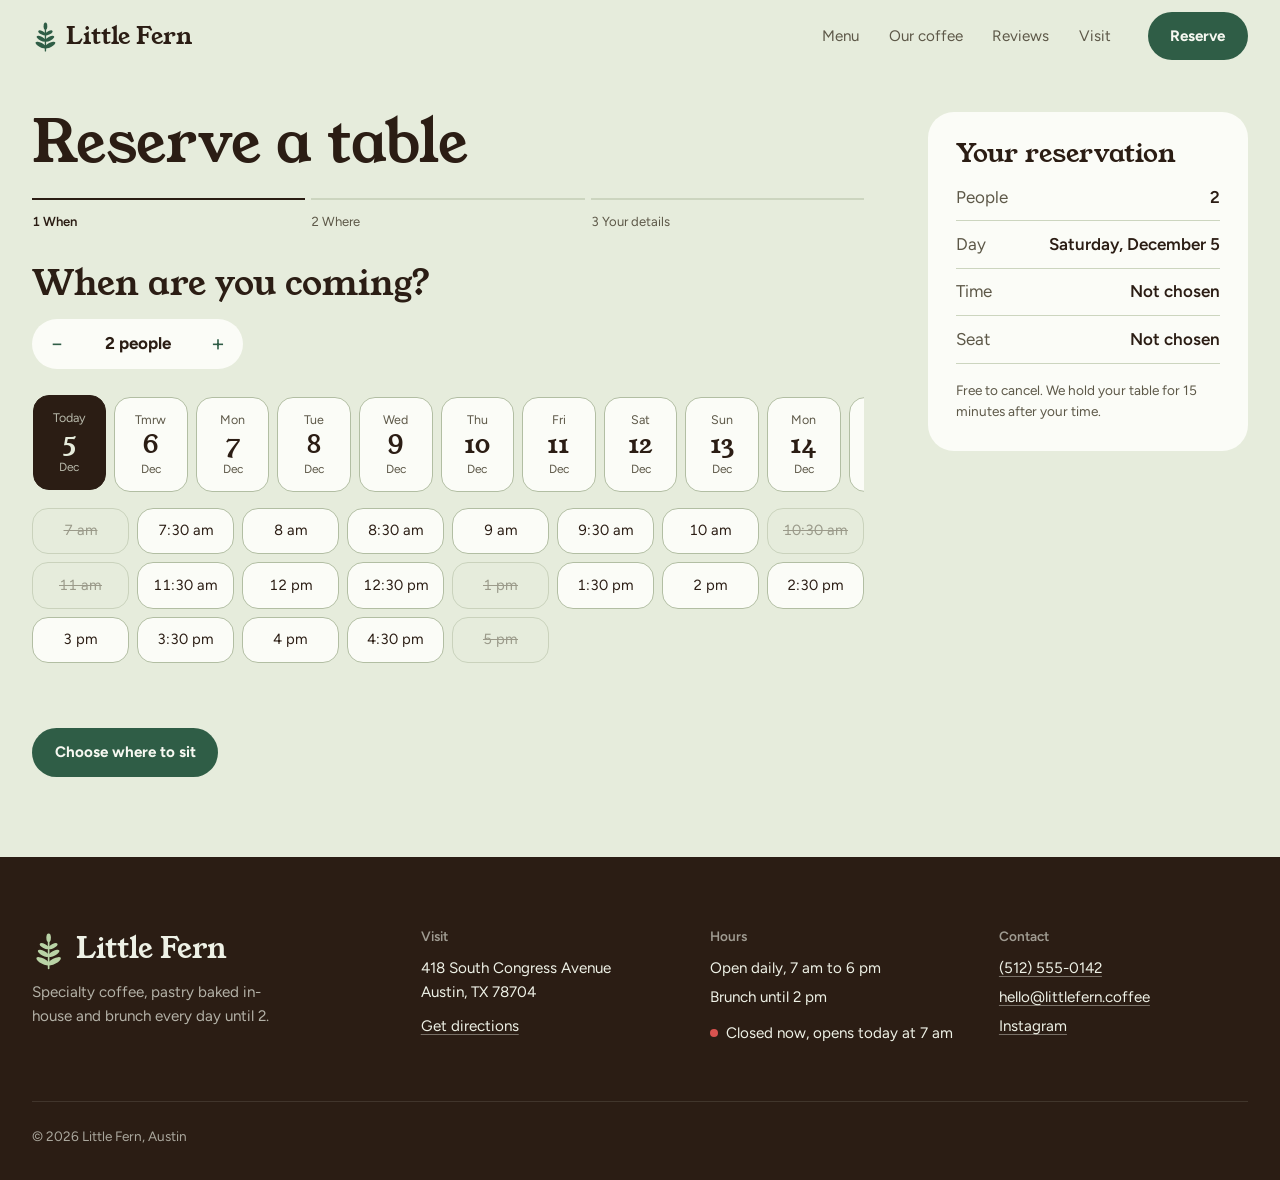
<file: book.html>
<!doctype html>
<html lang="en">
<head>
  <meta charset="utf-8">
  <meta name="viewport" content="width=device-width, initial-scale=1">
  <title>Reserve a table</title>
  <meta name="description" content="Reserve a table and choose where you sit: the patio, the window bar, the long table or the lounge corner.">
  <meta name="theme-color" content="#e4ebd8">
  <link rel="icon" href="favicon.svg" type="image/svg+xml">
  <link rel="preconnect" href="https://fonts.googleapis.com">
  <link rel="preconnect" href="https://fonts.gstatic.com" crossorigin>
  <link rel="stylesheet" href="https://fonts.googleapis.com/css2?family=Young+Serif&family=Figtree:wght@400;500;600;700&display=swap">
  <link rel="stylesheet" href="core.css">
  <link rel="stylesheet" href="theme.css">
  <script src="config.js" defer></script>
  <script src="core.js" defer></script>
  <script src="app.js" defer></script>
</head>
<body data-page="book">
<main id="main" class="wrap book-layout" data-wizard>
  <div class="book-main">
    <header class="page-head page-head-tight"><h1>Reserve a table</h1></header>
    <ol class="steps-nav" data-step-nav><li>When</li><li>Where</li><li>Your details</li></ol>

    <form id="booking" novalidate>
      <fieldset class="step" data-msg="Choose a day and a time.">
        <legend class="step-title">When are you coming?</legend>
        <div class="stepper">
          <button type="button" data-dec aria-label="One person fewer">−</button>
          <output data-party-out aria-live="polite">2 people</output>
          <button type="button" data-inc aria-label="One person more">+</button>
          <input type="hidden" name="party" value="2">
        </div>
        <div class="days" data-days></div>
        <div data-times></div>
        <p class="step-error" aria-live="polite"></p>
        <div class="step-actions"><button class="btn btn-primary" type="button" data-next>Choose where to sit</button></div>
      </fieldset>

      <fieldset class="step" hidden data-msg="Choose where you would like to sit.">
        <legend class="step-title">Where would you like to sit?</legend>
        <p class="step-lede">Places that are full at your time are switched off.</p>
        <div class="seat-opts" data-seat-opts></div>
        <p class="step-error" aria-live="polite"></p>
        <div class="step-actions">
          <button class="btn btn-primary" type="button" data-next>Add your details</button>
          <button class="btn btn-link" type="button" data-back>Back</button>
        </div>
      </fieldset>

      <fieldset class="step" hidden>
        <legend class="step-title">Who is the booking for?</legend>
        <div class="grid-2">
          <label class="field"><span>Name</span><input name="name" autocomplete="name" required minlength="2"></label>
          <label class="field"><span>Mobile number</span><input name="phone" type="tel" inputmode="tel" autocomplete="tel" required pattern="[\d+ \(\)\-]{10,}"></label>
        </div>
        <label class="field" style="margin-top:1rem"><span>Anything else? <small>(optional)</small></span><textarea name="notes" placeholder="A birthday, a stroller, a dog that likes the patio…"></textarea></label>
        <p class="step-error" aria-live="polite"></p>
        <div class="step-actions">
          <button class="btn btn-primary" type="submit">Reserve the table</button>
          <button class="btn btn-link" type="button" data-back>Back</button>
        </div>
      </fieldset>
    </form>
    <div data-confirm hidden></div>
  </div>

  <aside class="summary" aria-label="Your booking">
    <h2>Your reservation</h2>
    <dl class="sum-meta">
      <div><dt>People</dt><dd data-sum-party>2</dd></div>
      <div><dt>Day</dt><dd data-sum-day>Not chosen</dd></div>
      <div><dt>Time</dt><dd data-sum-time>Not chosen</dd></div>
      <div><dt>Seat</dt><dd data-sum-seat>Not chosen</dd></div>
    </dl>
    <p class="sum-note">Free to cancel. We hold your table for 15 minutes after your time.</p>
  </aside>
</main>
</body>
</html>
</file>
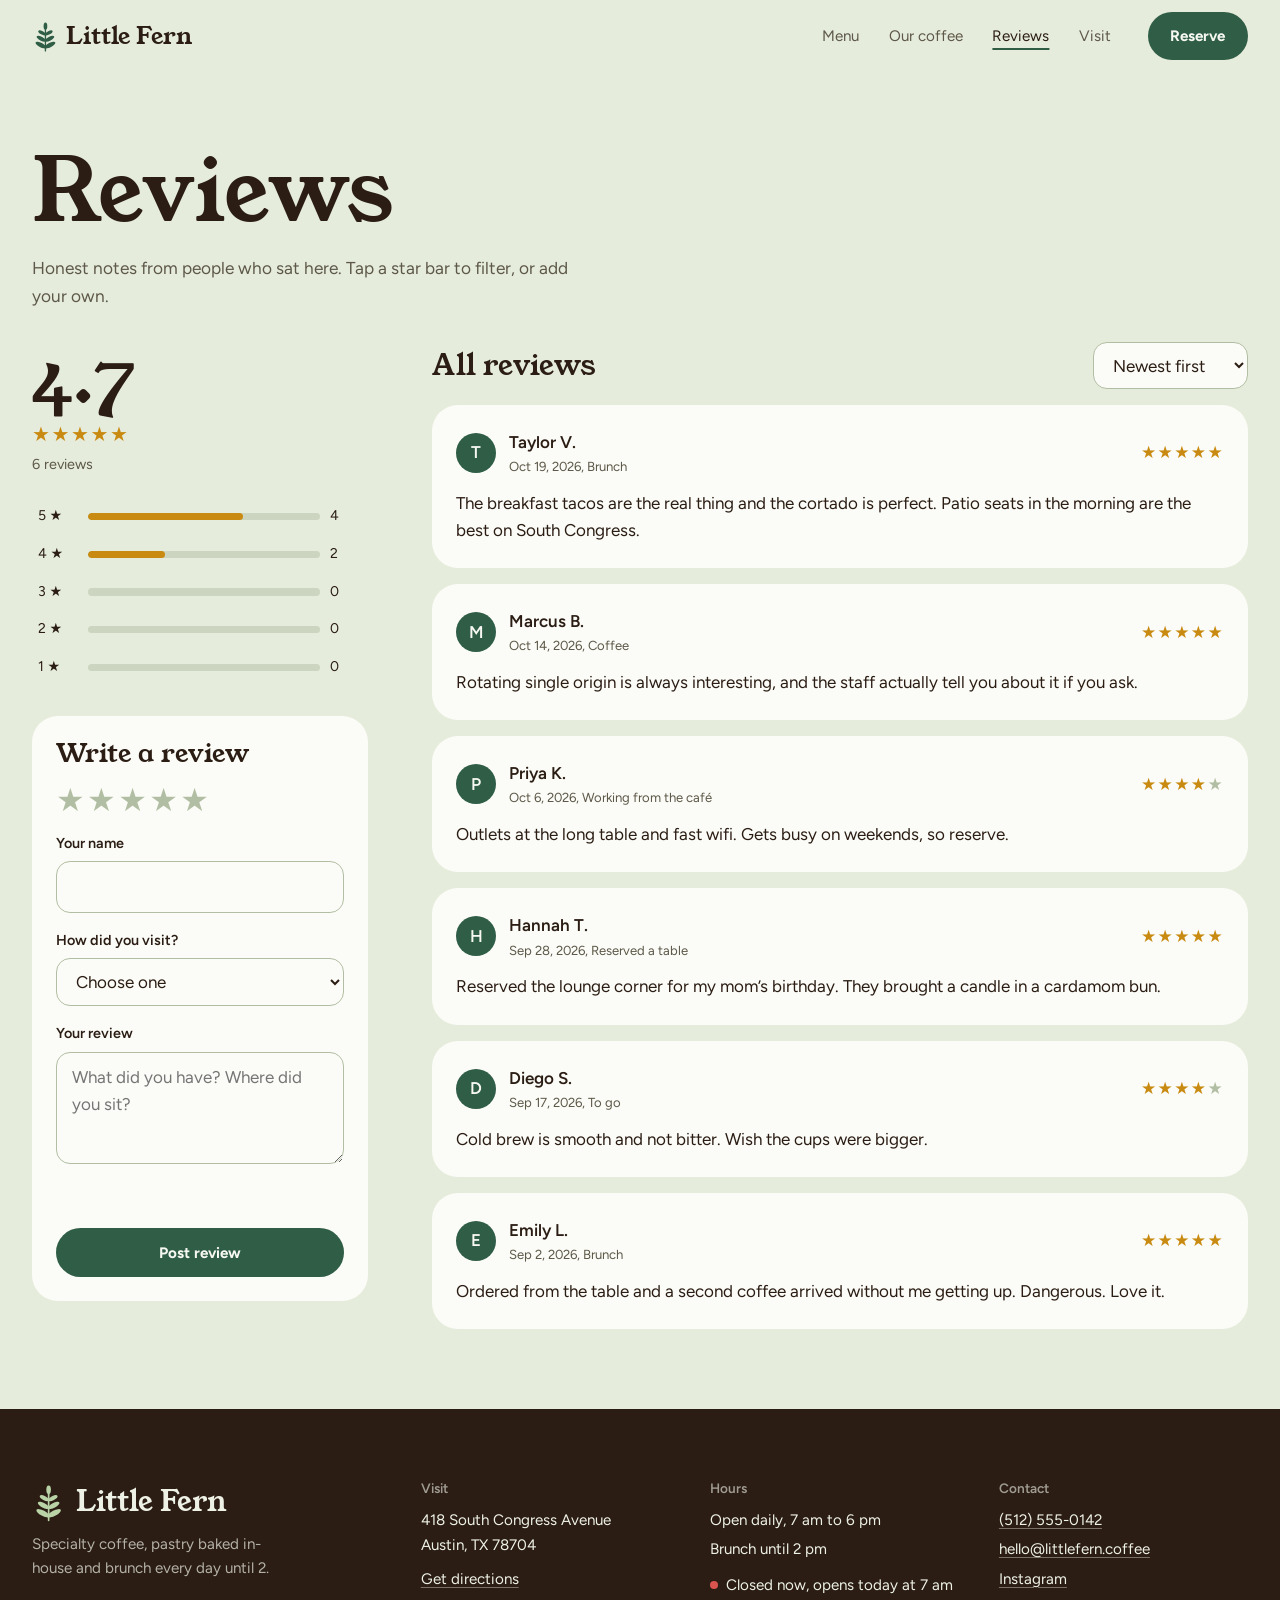
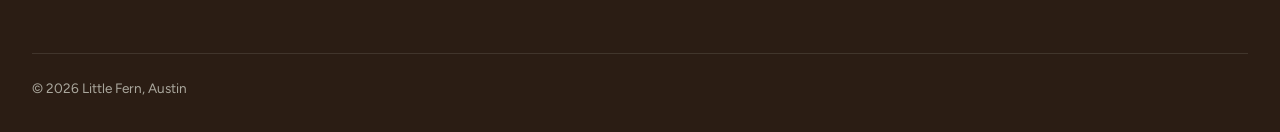
<file: reviews.html>
<!doctype html>
<html lang="en">
<head>
  <meta charset="utf-8">
  <meta name="viewport" content="width=device-width, initial-scale=1">
  <title>Reviews</title>
  <meta name="description" content="What regulars say about the coffee, the brunch and the room. Read reviews or write your own.">
  <meta name="theme-color" content="#e4ebd8">
  <link rel="icon" href="favicon.svg" type="image/svg+xml">
  <link rel="preconnect" href="https://fonts.googleapis.com">
  <link rel="preconnect" href="https://fonts.gstatic.com" crossorigin>
  <link rel="stylesheet" href="https://fonts.googleapis.com/css2?family=Young+Serif&family=Figtree:wght@400;500;600;700&display=swap">
  <link rel="stylesheet" href="core.css">
  <link rel="stylesheet" href="theme.css">
  <script src="config.js" defer></script>
  <script src="core.js" defer></script>
  <script src="app.js" defer></script>
</head>
<body data-page="reviews">
<main id="main">
  <header class="page-head wrap">
    <h1>Reviews</h1>
    <p>Honest notes from people who sat here. Tap a star bar to filter, or add your own.</p>
  </header>
  <div class="wrap reviews-layout" data-reviews>
    <aside class="reviews-side">
      <div data-review-summary></div>
      <form class="review-form" data-review-form novalidate>
        <h2>Write a review</h2>
        <fieldset class="star-input">
          <legend class="sr-only">Your rating</legend>
          <input type="radio" name="rating" value="5" id="r5"><label for="r5" title="5 stars">★<span class="sr-only">5 stars</span></label>
          <input type="radio" name="rating" value="4" id="r4"><label for="r4" title="4 stars">★<span class="sr-only">4 stars</span></label>
          <input type="radio" name="rating" value="3" id="r3"><label for="r3" title="3 stars">★<span class="sr-only">3 stars</span></label>
          <input type="radio" name="rating" value="2" id="r2"><label for="r2" title="2 stars">★<span class="sr-only">2 stars</span></label>
          <input type="radio" name="rating" value="1" id="r1"><label for="r1" title="1 star">★<span class="sr-only">1 star</span></label>
        </fieldset>
        <label class="field"><span>Your name</span><input name="name" required minlength="2" autocomplete="name"></label>
        <label class="field"><span>How did you visit?</span><select name="tag"><option value="">Choose one</option></select></label>
        <label class="field"><span>Your review</span><textarea name="text" required minlength="10" placeholder="What did you have? Where did you sit?"></textarea></label>
        <p class="step-error" aria-live="polite"></p>
        <button class="btn btn-primary" type="submit">Post review</button>
      </form>
    </aside>
    <div class="reviews-main">
      <div class="reviews-bar">
        <h2>All reviews</h2>
        <label class="field sort"><span class="sr-only">Sort reviews</span><select data-review-sort><option value="new">Newest first</option><option value="top">Highest rated</option></select></label>
      </div>
      <ul class="review-list" data-review-list></ul>
    </div>
  </div>
</main>
</body>
</html>
</file>
<file: core.css>
/* Shared base for the demo sites. Each site's theme.css sets the tokens below and its own layouts. */
@view-transition { navigation: auto; }

*, *::before, *::after { box-sizing: border-box; }
html { -webkit-text-size-adjust: 100%; scroll-padding-top: 6rem; }
@media (prefers-reduced-motion: no-preference) { html { scroll-behavior: smooth; } }
body {
  margin: 0; background: var(--bg); color: var(--ink);
  font: 400 1.0625rem/1.6 var(--body); font-optical-sizing: auto;
  -webkit-font-smoothing: antialiased; text-rendering: optimizeLegibility;
}
html, body { overflow-x: clip; }
[hidden] { display: none !important; }
img { display: block; max-width: 100%; height: auto; }
h1, h2, h3, h4 { margin: 0; font-family: var(--display); font-weight: var(--display-weight, 400); line-height: 1.08; text-wrap: balance; }
p { margin: 0; text-wrap: pretty; }
a { color: inherit; text-underline-offset: .2em; text-decoration-thickness: 1px; }
button, input, select, textarea { font: inherit; color: inherit; }
:focus-visible { outline: 2px solid var(--focus, var(--accent)); outline-offset: 3px; border-radius: 4px; }
::selection { background: var(--accent); color: var(--on-accent); }

.wrap { width: min(100% - 2rem, var(--wrap, 76rem)); margin-inline: auto; }
.sr-only { position: absolute; width: 1px; height: 1px; margin: -1px; overflow: hidden; clip: rect(0 0 0 0); white-space: nowrap; border: 0; }
.skip { position: absolute; left: 1rem; top: -4rem; z-index: 100; padding: .7rem 1rem; background: var(--ink); color: var(--bg); border-radius: var(--r); }
.skip:focus { top: 1rem; }
.plain { list-style: none; margin: 0; padding: 0; }
.muted { color: var(--muted); }
.empty { color: var(--muted); padding: 1rem 0; list-style: none; }

/* ---------- buttons ---------- */
.btn {
  display: inline-flex; align-items: center; justify-content: center; gap: .5rem;
  min-height: 2.9rem; padding: .7rem 1.35rem; border-radius: var(--r-btn, 999px);
  border: 1px solid transparent; background: none; font-weight: 600; font-size: .95rem; text-decoration: none; cursor: pointer;
  transition: transform .2s cubic-bezier(.2,.8,.2,1), background-color .2s, color .2s, border-color .2s;
}
.btn:active { transform: scale(.97); }
.btn-primary { background: var(--accent); color: var(--on-accent); }
.btn-primary:hover { background: var(--accent-hover, var(--accent)); }
.btn-ghost { border-color: currentColor; }
.btn-ghost:hover { background: var(--ink); color: var(--bg); border-color: var(--ink); }
.btn-link { padding-inline: .2rem; text-decoration: underline; min-height: 2.4rem; font-weight: 500; background: none; border: 0; }
.btn[disabled] { opacity: .45; cursor: not-allowed; }

/* ---------- header ---------- */
.site-head { position: sticky; top: 0; z-index: 50; background: var(--head-bg, var(--bg)); transition: box-shadow .3s, background-color .3s; view-transition-name: site-head; }
.site-head.scrolled { box-shadow: 0 1px 0 var(--line); }
.head-row { display: flex; align-items: center; gap: 1.5rem; min-height: 4.5rem; }
.brand { text-decoration: none; margin-right: auto; display: inline-flex; align-items: center; gap: .6rem; }
.logo-mark { height: 2.1rem; width: auto; flex: none; display: block; }
.foot-name { display: flex; align-items: center; gap: .7rem; }
.foot-name .logo-mark { height: 2.6rem; }
#site-nav ul { display: flex; gap: .25rem; list-style: none; margin: 0; padding: 0; }
#site-nav a { display: block; padding: .5rem .8rem; text-decoration: none; border-radius: 999px; font-size: .95rem; color: var(--muted); transition: color .2s; }
#site-nav a:hover, #site-nav a[aria-current] { color: var(--ink); }
#site-nav a[aria-current] { text-decoration: underline; text-decoration-color: var(--accent); text-decoration-thickness: 2px; text-underline-offset: .45em; }
.menu-btn { display: none; width: 2.75rem; height: 2.75rem; border: 0; background: none; cursor: pointer; place-items: center; }
.menu-btn i, .menu-btn i::before, .menu-btn i::after { display: block; width: 1.3rem; height: 1.5px; background: currentColor; transition: transform .3s, opacity .2s; }
.menu-btn i { position: relative; }
.menu-btn i::before, .menu-btn i::after { content: ""; position: absolute; left: 0; }
.menu-btn i::before { top: -6px; } .menu-btn i::after { top: 6px; }
.nav-open .menu-btn i { background: transparent; }
.nav-open .menu-btn i::before { transform: translateY(6px) rotate(45deg); }
.nav-open .menu-btn i::after { transform: translateY(-6px) rotate(-45deg); }

@media (max-width: 860px) {
  .head-row { gap: .5rem; min-height: 4rem; }
  .menu-btn { display: grid; order: 3; }
  .head-cta { min-height: 2.5rem; padding: .5rem 1rem; font-size: .88rem; }
  #site-nav { position: fixed; inset: 4rem 0 auto; background: var(--head-bg, var(--bg)); border-bottom: 1px solid var(--line);
    clip-path: inset(0 0 100% 0); visibility: hidden; transition: clip-path .4s cubic-bezier(.7,0,.2,1), visibility 0s .4s; }
  .nav-open #site-nav { clip-path: inset(0 0 0 0); visibility: visible; transition: clip-path .45s cubic-bezier(.7,0,.2,1); }
  #site-nav ul { flex-direction: column; padding: .75rem 1rem 1.5rem; }
  #site-nav a { font-size: 1.6rem; font-family: var(--display); padding: .6rem .25rem; color: var(--ink); }
}

/* ---------- footer ---------- */
.site-foot { margin-top: 0; padding: 4.5rem 0 2rem; background: var(--foot-bg, var(--ink)); color: var(--foot-ink, var(--bg)); font-size: .95rem; }
.foot-grid { display: grid; gap: 2.5rem; grid-template-columns: 1.4fr repeat(3, 1fr); }
.site-foot h2 { font-family: var(--body); font-size: .85rem; font-weight: 600; opacity: .6; margin-bottom: .8rem; }
.site-foot address { font-style: normal; margin-bottom: .6rem; }
.site-foot a { text-decoration-color: color-mix(in srgb, currentColor 40%, transparent); }
.site-foot .plain li + li { margin-top: .3rem; }
.foot-name { font-family: var(--display); font-size: 1.8rem; line-height: 1.1; margin-bottom: .6rem; }
.foot-brand p:last-child { opacity: .7; max-width: 26ch; }
.status { margin-top: .7rem; display: flex; align-items: center; gap: .5rem; }
.status::before { content: ""; width: .5rem; height: .5rem; border-radius: 50%; background: #d9534f; }
.status[data-open="true"]::before { background: #3fae6a; box-shadow: 0 0 0 4px color-mix(in srgb, #3fae6a 25%, transparent); }
.foot-base { margin-top: 3.5rem; padding-top: 1.5rem; border-top: 1px solid color-mix(in srgb, currentColor 18%, transparent); opacity: .65; font-size: .85rem; }
@media (max-width: 860px) { .foot-grid { grid-template-columns: 1fr 1fr; } .foot-brand { grid-column: 1 / -1; } }
@media (max-width: 480px) { .foot-grid { grid-template-columns: 1fr; } }

/* ---------- forms ---------- */
.field { display: grid; gap: .4rem; }
.field > span { font-size: .9rem; font-weight: 600; }
.field small { color: var(--muted); font-size: .82rem; }
.input, .field input:not([type=radio]):not([type=checkbox]), .field select, .field textarea {
  width: 100%; min-height: 3rem; padding: .7rem .95rem; background: var(--surface);
  border: 1px solid var(--line-strong, var(--line)); border-radius: var(--r-input, 10px); transition: border-color .2s, box-shadow .2s;
}
.field textarea { min-height: 7rem; resize: vertical; }
.field input:focus, .field select:focus, .field textarea:focus { outline: none; border-color: var(--accent); box-shadow: 0 0 0 3px color-mix(in srgb, var(--accent) 22%, transparent); }
.field input:user-invalid, .field textarea:user-invalid { border-color: #c0392b; }
.grid-2 { display: grid; gap: 1rem; grid-template-columns: 1fr 1fr; }
@media (max-width: 560px) { .grid-2 { grid-template-columns: 1fr; } }
.step-error { color: #b3261e; font-weight: 600; font-size: .92rem; min-height: 1.4em; margin-top: .75rem; }

/* radio chips used by the pickers */
.day input, .time input, .chip input, .opt input { position: absolute; opacity: 0; pointer-events: none; }
.days { display: flex; gap: .5rem; overflow-x: auto; padding: .25rem .1rem 1rem; scroll-snap-type: x mandatory; scrollbar-width: thin; }
.day {
  flex: 0 0 4.6rem; scroll-snap-align: start; display: grid; justify-items: center; gap: .1rem; position: relative;
  padding: .75rem .25rem; border: 1px solid var(--line-strong, var(--line)); border-radius: var(--r-chip, 14px); background: var(--surface);
  cursor: pointer; transition: background-color .2s, color .2s, border-color .2s, transform .2s;
}
.day span { font-size: .78rem; color: var(--muted); }
.day b { font-family: var(--display); font-size: 1.55rem; font-weight: 500; line-height: 1.1; }
.day small { font-size: .74rem; color: var(--muted); }
.day:hover { border-color: var(--ink); }
.day:has(:checked) { background: var(--ink); color: var(--bg); border-color: var(--ink); transform: translateY(-2px); }
.day:has(:checked) span, .day:has(:checked) small { color: inherit; opacity: .75; }
.day.is-closed { opacity: .4; cursor: not-allowed; background: transparent; }
.day:has(:focus-visible), .time:has(:focus-visible), .chip:has(:focus-visible), .opt:has(:focus-visible) { outline: 2px solid var(--accent); outline-offset: 2px; }

.times-group + .times-group { margin-top: 1.25rem; }
.times-label { font-size: .85rem; color: var(--muted); margin-bottom: .5rem; }
.times { display: grid; grid-template-columns: repeat(auto-fill, minmax(5.6rem, 1fr)); gap: .5rem; }
.time { position: relative; display: grid; place-items: center; min-height: 2.9rem; border: 1px solid var(--line-strong, var(--line));
  border-radius: var(--r-chip, 12px); background: var(--surface); cursor: pointer; font-size: .92rem; font-variant-numeric: tabular-nums; transition: background-color .15s, color .15s, border-color .15s; }
.time:hover { border-color: var(--ink); }
.time:has(:checked) { background: var(--accent); color: var(--on-accent); border-color: var(--accent); }
.time.is-taken { cursor: not-allowed; color: var(--muted); background: transparent; text-decoration: line-through; opacity: .55; }

/* ---------- wizard ---------- */
.steps-nav { display: flex; gap: .4rem; list-style: none; margin: 0 0 2rem; padding: 0; counter-reset: s; }
.steps-nav li { counter-increment: s; flex: 1; font-size: .82rem; color: var(--muted); padding-top: .7rem; border-top: 2px solid var(--line); transition: border-color .4s, color .4s; }
.steps-nav li::before { content: counter(s) "  "; font-variant-numeric: tabular-nums; }
.steps-nav li[aria-current] { color: var(--ink); border-color: var(--ink); font-weight: 600; }
.steps-nav li[data-done] { border-color: var(--accent); color: var(--ink); cursor: pointer; }
@media (max-width: 560px) { .steps-nav li { font-size: 0; } .steps-nav li::before { font-size: .8rem; } }
.step { border: 0; margin: 0; padding: 0; min-width: 0; view-transition-name: step; }
.step-title { font-family: var(--display); font-weight: var(--display-weight, 400); line-height: 1.1; font-size: clamp(1.6rem, 3vw, 2.2rem); margin-bottom: .5rem; outline: none; padding: 0; }
.step-lede { color: var(--muted); margin-bottom: 1.75rem; }
.step-actions { display: flex; gap: .75rem; align-items: center; margin-top: 2rem; flex-wrap: wrap; }
.step-actions .btn-primary { min-width: 10rem; }
::view-transition-old(step) { animation: .22s ease-in both step-out; }
::view-transition-new(step) { animation: .35s cubic-bezier(.2,.8,.2,1) both step-in; }
@keyframes step-out { to { opacity: 0; transform: translateX(-1.5rem); } }
@keyframes step-in { from { opacity: 0; transform: translateX(1.5rem); } }

/* ---------- confirmation ticket ---------- */
.ticket { background: var(--surface); border: 1px solid var(--line); border-radius: var(--r-lg); overflow: hidden; animation: ticket-in .6s cubic-bezier(.2,.8,.2,1) both; }
.ticket-top { padding: 2rem 2rem 1.5rem; text-align: center; border-bottom: 2px dashed var(--line); }
.ticket-top p { color: var(--muted); max-width: 40ch; margin: .5rem auto 0; }
.tick { width: 3.4rem; height: 3.4rem; margin: 0 auto 1rem; fill: none; stroke: var(--accent); stroke-width: 2.5; stroke-linecap: round; stroke-linejoin: round; }
.tick circle { stroke-dasharray: 151; stroke-dashoffset: 151; animation: draw .7s .1s ease-out forwards; }
.tick path { stroke-dasharray: 40; stroke-dashoffset: 40; animation: draw .4s .65s ease-out forwards; }
@keyframes draw { to { stroke-dashoffset: 0; } }
@keyframes ticket-in { from { opacity: 0; transform: translateY(1rem) scale(.98); } }
.ticket-rows { margin: 0; padding: 1.25rem 2rem; display: grid; gap: .1rem; }
.ticket-rows div { display: flex; justify-content: space-between; gap: 1rem; padding: .55rem 0; border-bottom: 1px solid var(--line); }
.ticket-rows div:last-child { border: 0; }
.ticket-rows dt { color: var(--muted); }
.ticket-rows dd { margin: 0; font-weight: 600; text-align: right; }
.ticket-rows .ref { font-family: var(--display); font-size: 1.25rem; letter-spacing: .04em; color: var(--accent-text, var(--accent)); }
.ticket-actions { display: flex; flex-wrap: wrap; gap: .6rem; padding: 0 2rem 2rem; justify-content: center; }
@media (max-width: 480px) { .ticket-top, .ticket-rows, .ticket-actions { padding-inline: 1.1rem; } }

/* ---------- reviews ---------- */
.stars { color: var(--star, #c8952e); letter-spacing: .08em; white-space: nowrap; }
.stars i { font-style: normal; color: var(--line-strong, var(--line)); }
.avg { display: grid; gap: .2rem; margin-bottom: 1.5rem; }
.avg b { font-family: var(--display); font-size: 4.5rem; line-height: 1; font-weight: 400; }
.avg .stars { font-size: 1.25rem; }
.avg > span:last-child { color: var(--muted); font-size: .9rem; }
.bars { display: grid; gap: .25rem; }
.bar { display: grid; grid-template-columns: 2.5rem 1fr 2rem; align-items: center; gap: .6rem; padding: .35rem .4rem; border: 0; background: none; border-radius: 8px; cursor: pointer; font-size: .88rem; text-align: left; }
.bar:hover, .bar[aria-pressed=true] { background: color-mix(in srgb, var(--ink) 7%, transparent); }
.bar i { height: .45rem; border-radius: 9px; background: var(--line); position: relative; overflow: hidden; }
.bar i::after { content: ""; position: absolute; inset: 0; width: var(--w); background: var(--star, #c8952e); border-radius: inherit; transform-origin: left; animation: grow .9s cubic-bezier(.2,.8,.2,1) both; }
@keyframes grow { from { transform: scaleX(0); } }
.bar span:last-child { color: var(--muted); text-align: right; }
.review-list { list-style: none; margin: 0; padding: 0; display: grid; gap: 1rem; }
.review { padding: 1.5rem; background: var(--surface); border: 1px solid var(--line); border-radius: var(--r-lg); }
.review.is-new { animation: ticket-in .6s cubic-bezier(.2,.8,.2,1) both; border-color: var(--accent); }
.review-head { display: flex; align-items: center; gap: .8rem; margin-bottom: .8rem; }
.review-head .stars { margin-left: auto; }
.avatar { width: 2.5rem; height: 2.5rem; flex: none; border-radius: 50%; display: grid; place-items: center; background: var(--accent); color: var(--on-accent); font-weight: 600; text-transform: uppercase; }
.review-name { font-weight: 600; }
.review-meta { font-size: .82rem; color: var(--muted); }
.star-input { display: inline-flex; flex-direction: row-reverse; justify-content: flex-end; gap: .15rem; border: 0; padding: 0; margin: 0; }
.star-input input { position: absolute; opacity: 0; }
.star-input label { font-size: 2rem; line-height: 1; cursor: pointer; color: var(--line-strong, var(--line)); transition: color .15s, transform .15s; }
.star-input label:hover, .star-input label:hover ~ label, .star-input input:checked ~ label { color: var(--star, #c8952e); }
.star-input input:checked + label { transform: scale(1.15); }
.star-input input:focus-visible + label { outline: 2px solid var(--accent); outline-offset: 2px; border-radius: 4px; }

/* ---------- lightbox ---------- */
.lightbox { padding: 0; border: 0; background: transparent; max-width: 100vw; max-height: 100vh; width: 100vw; height: 100vh; }
.lightbox::backdrop { background: rgb(10 10 10 / .92); backdrop-filter: blur(6px); }
.lightbox figure { margin: 0; height: 100%; display: grid; place-items: center; align-content: center; gap: .8rem; padding: 3.5rem 4.5rem; }
.lightbox img { max-height: calc(100vh - 8rem); max-width: 100%; object-fit: contain; border-radius: 6px; view-transition-name: lb-img; }
.lightbox figcaption { color: #eee; font-size: .9rem; white-space: pre; }
.lb-btn { position: fixed; width: 3rem; height: 3rem; border-radius: 50%; border: 1px solid rgb(255 255 255 / .3); background: rgb(0 0 0 / .3); color: #fff; font-size: 1.6rem; line-height: 1; cursor: pointer; }
.lb-btn:hover { background: #fff; color: #111; }
.lb-prev { left: 1rem; top: 50%; translate: 0 -50%; } .lb-next { right: 1rem; top: 50%; translate: 0 -50%; }
.lb-close { top: 1rem; right: 1rem; }
@media (max-width: 560px) { .lightbox figure { padding: 3.5rem .75rem 5rem; } .lb-prev, .lb-next { top: auto; bottom: 1rem; translate: none; } .lb-prev { left: calc(50% - 3.5rem); } .lb-next { right: calc(50% - 3.5rem); } }

.embed .site-head, .embed .site-foot, .embed .skip { display: none; }

/* ---------- toast ---------- */
#toast { position: fixed; left: 50%; bottom: 1.5rem; z-index: 90; translate: -50% 150%; padding: .85rem 1.3rem; border-radius: 999px; background: var(--ink); color: var(--bg); font-weight: 500; box-shadow: 0 10px 30px rgb(0 0 0 / .2); transition: translate .45s cubic-bezier(.2,.8,.2,1); max-width: calc(100vw - 2rem); }
#toast.show { translate: -50% 0; }

/* ---------- opt-in reveal ---------- */
[data-reveal].pre { opacity: 0; transform: translateY(1.5rem); transition: opacity .9s cubic-bezier(.2,.8,.2,1), transform .9s cubic-bezier(.2,.8,.2,1); transition-delay: calc(var(--i, 0) * 90ms); }
[data-reveal].pre.in { opacity: 1; transform: none; }

@media (prefers-reduced-motion: reduce) {
  *, *::before, *::after { animation-duration: .01ms !important; animation-iteration-count: 1 !important; transition-duration: .01ms !important; }
  ::view-transition-group(*), ::view-transition-old(*), ::view-transition-new(*) { animation: none !important; }
}
</file>
<file: theme.css>
/* Little Fern: pistachio walls, espresso ink, fern green, a dab of butter.
   The signature is the hero sentence with the café's own photos set inside it. */
:root {
  --bg: #e6ecdc; --surface: #fbfcf7; --ink: #2b1d14; --muted: #5d5848;
  --line: #ccd5bf; --line-strong: #b2bea3;
  --accent: #2f5d46; --accent-hover: #234836; --on-accent: #f6f8f1;
  --cherry: #c8343f; --butter: #f3d77a; --star: #c98a12;
  --display: "Young Serif", Georgia, serif; --body: "Figtree", system-ui, sans-serif;
  --r: 12px; --r-lg: 26px; --r-chip: 16px; --r-input: 14px;
  --head-bg: color-mix(in srgb, #e6ecdc 88%, transparent);
  --foot-bg: #2b1d14; --foot-ink: #eef1e6;
}
.site-head { backdrop-filter: blur(12px); }
.brand { font-family: var(--display); font-size: 1.5rem; gap: .45rem; }
.site-foot { --logo-fill: #b9d3a6; }
.btn { font-weight: 700; }
@keyframes fade { from { opacity: 0; transform: translateY(.75rem); } }

.tag { display: inline-grid; place-items: center; min-width: 1.6rem; height: 1.15rem; padding: 0 .3rem; border: 1px solid var(--line-strong); border-radius: 99px; font: 700 .62rem/1 var(--body); letter-spacing: .03em; color: var(--accent); text-decoration: none; cursor: help; }

/* ---------- hero: one sentence with the café inside it ---------- */
.hero { padding-block: clamp(2.5rem, 7vw, 6rem) clamp(2rem, 4vw, 3.5rem); }
.hero-line { font-size: clamp(2.5rem, 7vw, 6.4rem); line-height: 1.1; letter-spacing: -.025em; text-wrap: balance; animation: fade .8s both; }
.nw { white-space: nowrap; }
.pill { display: inline-block; width: 1.9em; height: .8em; border-radius: 999px; overflow: hidden; vertical-align: -.04em; background: var(--surface); animation: pill 1.2s calc(.35s + var(--i) * .18s) cubic-bezier(.2,.8,.2,1) both; }
.pill img { width: 100%; height: 100%; object-fit: cover; transition: transform .8s cubic-bezier(.2,.8,.2,1); }
.pill:hover img { transform: scale(1.12); }
@keyframes pill { from { width: 0; opacity: 0; } }
.hero-meta { display: flex; flex-wrap: wrap; align-items: center; gap: 1rem 2rem; margin-top: clamp(2rem, 4vw, 3rem); padding-top: 1.5rem; border-top: 1px solid var(--line-strong); animation: fade .9s .9s both; }
.hero-meta > p { color: var(--muted); }
.hero-meta .status { margin: 0; color: var(--ink); font-weight: 600; }
.hero-meta .hero-actions { margin: 0 0 0 auto; }
.hero-actions { display: flex; flex-wrap: wrap; gap: .75rem; margin-top: 2rem; }
@media (max-width: 760px) { .hero-meta .hero-actions { margin-left: 0; } .pill { width: 1.6em; } }

.wide { margin-block: 0; border-radius: var(--r-lg); overflow: hidden; aspect-ratio: 22 / 10; }
.wide img { width: 100%; height: 100%; object-fit: cover; }
@media (max-width: 600px) { .wide { aspect-ratio: 4 / 3; } }

/* ---------- on the counter ---------- */
.counter { padding-block: clamp(4rem, 8vw, 6rem); }
.sec-head { display: flex; flex-wrap: wrap; justify-content: space-between; align-items: end; gap: 1rem; margin-bottom: 2rem; }
.sec-head h2, .coffee h2, .brunch h2, .visit h2 { font-size: clamp(2rem, 4.5vw, 3.2rem); }
.pop-grid { list-style: none; margin: 0; padding: 0; display: grid; grid-template-columns: repeat(3, minmax(0, 1fr)); gap: 2rem 1.25rem; }
@media (max-width: 760px) { .pop-grid { grid-template-columns: repeat(2, minmax(0, 1fr)); } }
.pop a { display: grid; gap: .55rem; text-decoration: none; }
.pop img { width: 100%; aspect-ratio: 5 / 6; object-fit: cover; border-radius: var(--r-lg); transition: border-radius .6s cubic-bezier(.2,.8,.2,1); }
.pop a:hover img { border-radius: 120px 120px var(--r-lg) var(--r-lg); }
.pop-row { display: flex; justify-content: space-between; gap: 1rem; align-items: baseline; }
.pop-name { font-weight: 700; font-size: 1.05rem; }
.pop-price { font-variant-numeric: tabular-nums; }
.pop-desc { color: var(--muted); font-size: .92rem; }

/* ---------- our coffee ---------- */
.coffee { background: var(--accent); color: var(--on-accent); padding-block: clamp(4rem, 9vw, 7rem); }
.coffee-grid { display: grid; grid-template-columns: minmax(0, .8fr) minmax(0, 1.2fr); gap: clamp(2rem, 6vw, 6rem); align-items: center; }
.coffee-img { margin: 0; border-radius: 999px 999px var(--r-lg) var(--r-lg); overflow: hidden; aspect-ratio: 5 / 6; }
.coffee-img img { width: 100%; height: 100%; object-fit: cover; }
.coffee p { opacity: .85; max-width: 50ch; margin-top: 1.1rem; font-size: 1.08rem; }
.facts { display: grid; grid-template-columns: repeat(3, minmax(0, 1fr)); gap: 1rem; margin: 2.5rem 0 0; padding-top: 1.5rem; border-top: 1px solid rgb(246 248 241 / .25); }
.facts dt { font-size: .85rem; opacity: .7; }
.facts dd { margin: .25rem 0 0; font-family: var(--display); font-size: 1.45rem; color: var(--butter); }
@media (max-width: 760px) { .coffee-grid { grid-template-columns: 1fr; } .coffee-img { max-width: 20rem; } .facts { grid-template-columns: 1fr 1fr; } }

/* ---------- brunch ---------- */
.brunch { display: grid; grid-template-columns: minmax(0, 1.3fr) minmax(0, 1fr); align-items: center; padding-block: clamp(4rem, 8vw, 6rem); }
.brunch-img { margin: 0; grid-column: 1 / 2; grid-row: 1; border-radius: var(--r-lg); overflow: hidden; aspect-ratio: 14 / 11; }
.brunch-img img { width: 100%; height: 100%; object-fit: cover; }
.brunch-card { grid-column: 2 / 3; grid-row: 1; margin-left: -4rem; padding: clamp(1.5rem, 3vw, 2.5rem); background: var(--surface); border-radius: var(--r-lg); box-shadow: 0 30px 60px -30px rgb(43 29 20 / .35); position: relative; }
.brunch-list { margin: 1.5rem 0 2rem; }
.brunch-list li { display: flex; align-items: baseline; gap: .6rem; padding: .55rem 0; }
.brunch-list .dots { flex: 1; border-bottom: 1px dotted var(--line-strong); translate: 0 -.25em; }
@media (max-width: 760px) { .brunch { grid-template-columns: 1fr; } .brunch-card { grid-column: 1; grid-row: 2; margin: -3rem 1rem 0; } }

/* ---------- review snippets ---------- */
.snip { padding-block: clamp(3rem, 7vw, 5rem); }
.snip-list { list-style: none; margin: 0; padding: 0; display: grid; grid-template-columns: repeat(3, minmax(0, 1fr)); gap: 1.25rem; }
.snip-card { background: var(--surface); border-radius: var(--r-lg); padding: 1.5rem; display: grid; gap: .8rem; align-content: start; }
.snip-card:nth-child(2) { background: var(--butter); }
.snip-card:nth-child(2) .stars i { color: rgb(43 29 20 / .25); }
.snip-by { font-size: .88rem; color: var(--muted); }
@media (max-width: 760px) { .snip-list { grid-template-columns: 1fr; } }

/* ---------- visit ---------- */
.visit { background: var(--surface); padding-block: clamp(4rem, 8vw, 6rem); }
.visit-grid { display: grid; grid-template-columns: minmax(0, 1fr) minmax(0, 1.2fr); gap: clamp(2rem, 5vw, 4.5rem); align-items: center; }
.visit address { font-style: normal; font-size: 1.15rem; margin-top: 1.2rem; }
.visit-hours { color: var(--muted); margin-top: .75rem; }
.visit-img { margin: 0; border-radius: var(--r-lg); overflow: hidden; aspect-ratio: 4 / 3; }
.visit-img img { width: 100%; height: 100%; object-fit: cover; }
@media (max-width: 760px) { .visit-grid { grid-template-columns: 1fr; } }

/* ---------- QR menu ---------- */
.table-banner { background: var(--accent); color: var(--on-accent); }
.banner-row { display: flex; flex-wrap: wrap; gap: .75rem 1.5rem; align-items: center; justify-content: space-between; padding-block: .8rem; font-size: .95rem; }
.table-chip { display: inline-block; background: var(--butter); color: var(--ink); font-weight: 700; padding: .2rem .7rem; border-radius: 99px; margin-right: .4rem; }
.banner-actions { display: flex; flex-wrap: wrap; gap: .4rem; }
.banner-actions .btn { min-height: 2.3rem; padding: .35rem .9rem; font-size: .85rem; }
.banner-actions .btn-ghost:hover { background: var(--on-accent); color: var(--accent); border-color: var(--on-accent); }
.table-pick select { min-height: 2.5rem; padding-block: .3rem; background: var(--on-accent); color: var(--ink); }
.menu-head { display: flex; flex-wrap: wrap; justify-content: space-between; align-items: end; gap: 1rem; padding-block: 2rem 1.25rem; }
.menu-head h1 { font-size: clamp(2.6rem, 7vw, 4.5rem); }
.search { width: min(100%, 20rem); }
.cat-tabs { position: sticky; top: 4.5rem; z-index: 20; background: var(--head-bg); backdrop-filter: blur(12px); }
.embed .cat-tabs { top: 0; }
.cat-tabs .wrap { display: flex; gap: .4rem; overflow-x: auto; scrollbar-width: none; padding-block: .6rem; }
.cat-tabs a { flex: none; padding: .45rem 1rem; border-radius: 99px; background: var(--surface); text-decoration: none; font-weight: 600; font-size: .9rem; transition: background-color .2s, color .2s; }
.cat-tabs a[aria-current] { background: var(--ink); color: var(--bg); }
@media (max-width: 860px) { .cat-tabs { top: 4rem; } }
.menu-body { padding-bottom: 7rem; }
.menu-sec { padding-top: 2.5rem; scroll-margin-top: 8rem; }
.menu-sec h2 { font-size: clamp(1.7rem, 3.5vw, 2.3rem); margin-bottom: 1rem; display: flex; flex-wrap: wrap; align-items: baseline; gap: .3rem .8rem; }
.menu-sec h2 small { font-family: var(--body); font-size: .85rem; color: var(--muted); }
.items { display: grid; grid-template-columns: repeat(auto-fill, minmax(min(100%, 24rem), 1fr)); gap: .75rem; }
.item { display: grid; grid-template-columns: minmax(0, 1fr) auto; gap: 1rem; align-items: center; padding: 1rem; background: var(--surface); border-radius: 20px; }
.item.has-img { grid-template-columns: 4.75rem minmax(0, 1fr) auto; }
.item img { width: 4.75rem; height: 4.75rem; object-fit: cover; border-radius: 16px; }
.item h3 { font-family: var(--body); font-weight: 700; font-size: 1.02rem; line-height: 1.3; display: flex; flex-wrap: wrap; align-items: center; gap: .2rem .5rem; }
.item h3 em { font-style: normal; font-size: .7rem; font-weight: 700; background: var(--butter); padding: .1rem .5rem; border-radius: 99px; }
@media (max-width: 480px) { .item.has-img { grid-template-columns: 4.25rem minmax(0, 1fr); align-items: start; } .item img { width: 4.25rem; height: 4.25rem; } .item.has-img .item-qty { grid-column: 2; } }
.item-text p { color: var(--muted); font-size: .9rem; margin-top: .15rem; }
.item-text .item-price { color: var(--ink); font-weight: 600; margin-top: .35rem; }
.add { min-height: 2.6rem; padding: 0 1.1rem; border: 1.5px solid var(--accent); color: var(--accent); background: none; border-radius: 99px; font-weight: 700; cursor: pointer; transition: background-color .2s, color .2s; }
.add:hover { background: var(--accent); color: var(--on-accent); }
.qty { display: inline-flex; align-items: center; background: var(--accent); color: var(--on-accent); border-radius: 99px; animation: pop .35s cubic-bezier(.3,1.6,.5,1); }
.qty button { width: 2.5rem; height: 2.6rem; border: 0; background: none; color: inherit; font-size: 1.2rem; cursor: pointer; }
.qty output { min-width: 1.2rem; text-align: center; font-weight: 700; font-variant-numeric: tabular-nums; }
.tray-bar { position: fixed; left: 0; right: 0; bottom: 1rem; z-index: 40; display: flex; justify-content: center; padding-inline: 1rem; pointer-events: none; }
.tray-btn { pointer-events: auto; display: flex; align-items: center; gap: 1rem; width: min(100%, 28rem); min-height: 3.6rem; padding: 0 1.4rem; border: 0; border-radius: 99px; background: var(--ink); color: var(--bg); font-weight: 600; cursor: pointer; box-shadow: 0 16px 40px -12px rgb(43 29 20 / .55); animation: rise-in .45s cubic-bezier(.2,.9,.2,1); }
.tray-btn span:first-child { background: var(--butter); color: var(--ink); border-radius: 99px; padding: .15rem .65rem; font-size: .85rem; }
.tray-btn b { margin-left: auto; }
@keyframes rise-in { from { transform: translateY(150%); } }

.sheet { margin: auto auto 0; width: min(100%, 34rem); max-width: 100%; max-height: 88vh; padding: 0; border: 0; border-radius: 28px 28px 0 0; background: var(--surface); color: var(--ink); }
.sheet[open] { animation: rise-in .45s cubic-bezier(.2,.9,.2,1); }
.sheet::backdrop { background: rgb(43 29 20 / .45); backdrop-filter: blur(3px); }
.sheet-body { padding: 1.5rem 1.5rem 2rem; display: grid; gap: 1rem; }
.sheet-head { display: flex; justify-content: space-between; align-items: center; }
.sheet-head h2 { font-size: 1.7rem; }
.x { width: 2.6rem; height: 2.6rem; border-radius: 50%; border: 1px solid var(--line-strong); background: none; font-size: 1.4rem; cursor: pointer; }
.tray-list li { display: grid; grid-template-columns: minmax(0, 1fr) auto 4.5rem; gap: .75rem; align-items: center; padding: .6rem 0; border-bottom: 1px solid var(--line); }
.tray-list .qty { animation: none; }
.tray-list .qty button { width: 2.2rem; height: 2.2rem; }
.tl-price { text-align: right; font-variant-numeric: tabular-nums; }
.place { width: 100%; min-height: 3.4rem; }
.small { font-size: .85rem; text-align: center; }
.track-lede { color: var(--muted); }
.track { --p: 0; list-style: none; margin: .5rem 0 1rem; padding: 0; display: grid; grid-template-columns: repeat(4, 1fr); position: relative; }
.track::before, .track::after { content: ""; position: absolute; top: .7rem; left: 12.5%; right: 12.5%; height: 3px; border-radius: 3px; background: var(--line); }
.track::after { background: var(--accent); right: auto; width: calc(75% * var(--p)); transition: width .8s cubic-bezier(.2,.8,.2,1); }
.track li { position: relative; z-index: 1; display: grid; justify-items: center; gap: .5rem; font-size: .8rem; color: var(--muted); text-align: center; }
.track li::before { content: ""; width: 1.4rem; height: 1.4rem; border-radius: 50%; background: var(--surface); border: 3px solid var(--line); transition: background-color .4s, border-color .4s; }
.track li[data-done] { color: var(--ink); font-weight: 600; }
.track li[data-done]::before { background: var(--accent); border-color: var(--accent); }
.track li[aria-current]::before { box-shadow: 0 0 0 6px color-mix(in srgb, var(--accent) 20%, transparent); animation: beat 1.4s infinite; }
@keyframes beat { 50% { box-shadow: 0 0 0 10px color-mix(in srgb, var(--accent) 0%, transparent); } }
.tray-total { display: flex; justify-content: space-between; align-items: baseline; }
.tray-total b { font-family: var(--display); font-size: 1.5rem; font-weight: 400; }

/* ---------- inner pages ---------- */
.page-head { padding-block: clamp(2.5rem, 6vw, 4.5rem) 2rem; }
.page-head h1 { font-size: clamp(2.8rem, 7.5vw, 5.5rem); animation: fade .8s both; }
.page-head p { max-width: 54ch; color: var(--muted); margin-top: 1rem; font-size: 1.08rem; }
.page-head-tight { padding-block: 2.5rem 1.5rem; }
.page-head-tight h1 { font-size: clamp(2.4rem, 5vw, 3.6rem); }

.reviews-layout { display: grid; grid-template-columns: minmax(0, 21rem) minmax(0, 1fr); gap: clamp(2rem, 5vw, 4.5rem); align-items: start; padding-bottom: 5rem; }
.reviews-side { position: sticky; top: 6rem; display: grid; gap: 2rem; }
.review-form { display: grid; gap: 1rem; padding: 1.5rem; background: var(--surface); border-radius: var(--r-lg); }
.review-form h2 { font-size: 1.6rem; }
.review { border: 0; }
.reviews-bar { display: flex; justify-content: space-between; align-items: center; margin-bottom: 1rem; }
.reviews-bar h2 { font-size: 1.8rem; }
.sort select { min-height: 2.6rem; }
@media (max-width: 860px) { .reviews-layout { grid-template-columns: 1fr; } .reviews-side { position: static; } }

.book-layout { display: grid; grid-template-columns: minmax(0, 1fr) minmax(0, 20rem); gap: clamp(2rem, 5vw, 5rem); align-items: start; padding-bottom: 5rem; }
.stepper { display: inline-flex; align-items: center; background: var(--surface); border-radius: 99px; margin: .5rem 0 1.5rem; }
.stepper button { width: 3.1rem; height: 3.1rem; border: 0; background: none; font-size: 1.4rem; cursor: pointer; color: var(--accent); }
.stepper button:disabled { opacity: .3; cursor: not-allowed; }
.stepper output { min-width: 7rem; text-align: center; font-weight: 700; }
.seat-opts { display: grid; grid-template-columns: repeat(2, minmax(0, 1fr)); gap: .75rem; }
.seat { position: relative; display: grid; gap: .25rem; padding: 1.2rem; border-radius: 20px; background: var(--surface); border: 2px solid transparent; cursor: pointer; transition: border-color .2s, transform .2s; }
.seat input { position: absolute; opacity: 0; }
.seat:hover { border-color: var(--line-strong); }
.seat:has(:checked) { border-color: var(--accent); transform: translateY(-2px); }
.seat:has(:focus-visible) { outline: 2px solid var(--accent); outline-offset: 2px; }
.seat-name { font-family: var(--display); font-size: 1.3rem; }
.seat-note { color: var(--muted); font-size: .9rem; }
.seat.is-off { opacity: .45; cursor: not-allowed; }
@media (max-width: 560px) { .seat-opts { grid-template-columns: 1fr; } }
.summary { position: sticky; top: 6.5rem; margin-top: 2.5rem; padding: 1.75rem; background: var(--surface); border-radius: var(--r-lg); }
.summary h2 { font-size: 1.6rem; margin-bottom: 1rem; }
.sum-meta { margin: 0; display: grid; gap: .6rem; }
.sum-meta div { display: flex; justify-content: space-between; gap: 1rem; padding-bottom: .6rem; border-bottom: 1px solid var(--line); }
.sum-meta dt { color: var(--muted); } .sum-meta dd { margin: 0; text-align: right; font-weight: 600; }
.sum-note { font-size: .85rem; color: var(--muted); margin-top: 1rem; }
@media (max-width: 900px) { .book-layout { grid-template-columns: 1fr; } .summary { position: static; margin-top: 0; } }

.qr-grid { list-style: none; display: grid; grid-template-columns: repeat(auto-fill, minmax(13rem, 1fr)); gap: 1rem; padding-bottom: 5rem; }
.qr-tent { background: #fff; border: 1.5px dashed var(--line-strong); border-radius: 18px; padding: 1.25rem; display: grid; justify-items: center; gap: .5rem; text-align: center; break-inside: avoid; }
.qr { display: grid; place-items: center; }
.qr-tent .qr { width: 150px; }
.qr-tent .qr img, .qr-tent .qr canvas { max-width: 150px; }
.qr-brand { font-family: var(--display); font-size: 1.15rem; }
.qr-table { font-weight: 700; font-size: 1.3rem; }
.qr-hint { font-size: .82rem; color: var(--muted); }
@media print {
  .site-head, .site-foot, .skip, .page-head p, .page-head .hero-actions { display: none !important; }
  body { background: #fff; }
  .page-head { padding: 0 0 1rem; } .page-head h1 { font-size: 1.5rem; animation: none; }
  .qr-grid { grid-template-columns: repeat(3, 1fr); }
}
</file>
